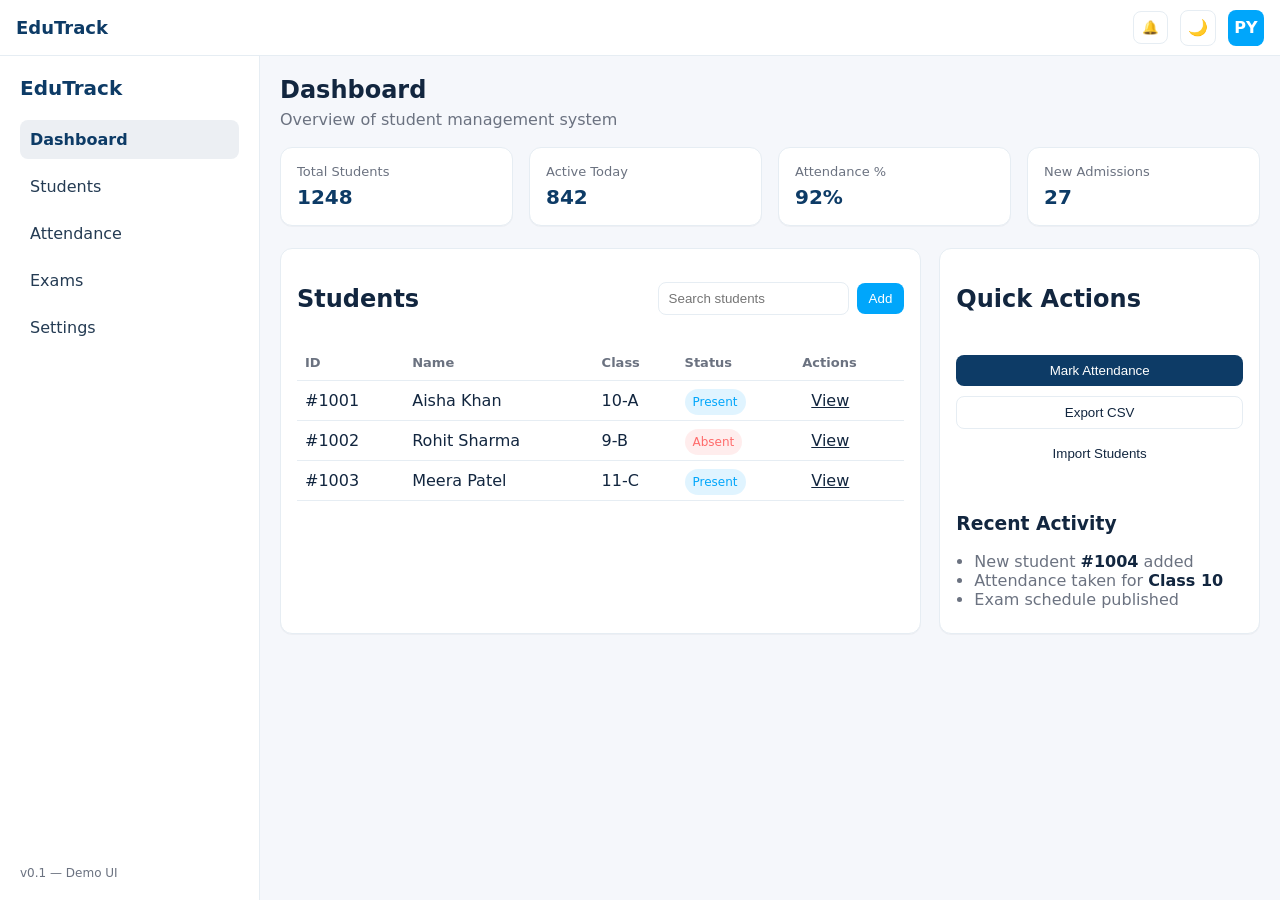
<file: index.html>
<!doctype html>
<html lang="en">
<head>
  <meta charset="utf-8">
  <meta name="viewport" content="width=device-width,initial-scale=1">
  <title>Student Management — Dashboard</title>
  <link rel="stylesheet" href="styles.css">
</head>
<body>
  <header class="topbar">
    <button id="menuToggle" class="menu-btn" aria-label="Toggle menu">☰</button>
    <div class="brand">EduTrack</div>
    <div class="top-actions">
      <button class="icon-btn" aria-label="Notifications">🔔</button>
      <button id="themeToggle" class="icon-btn theme-toggle" aria-label="Toggle dark mode" aria-pressed="false" title="Toggle dark mode">
        <span class="theme-icon" aria-hidden="true">🌙</span>
      </button>
      <div class="avatar">PY</div>
    </div>
  </header>

  <div class="app">
    <aside class="sidebar" id="sidebar">
      <div class="logo">EduTrack</div>
      <nav>
        <a class="active" href="index.html">Dashboard</a>
        <a href="student.html">Students</a>
        <a href="#">Attendance</a>
        <a href="#">Exams</a>
        <a href="#">Settings</a>
      </nav>
      <div class="sidebar-footer">v0.1 — Demo UI</div>
    </aside>

    <main class="main">
      <section class="summary">
        <h1>Dashboard</h1>
        <p class="muted">Overview of student management system</p>

        <div class="cards">
          <div class="card">
            <div class="card-title">Total Students</div>
            <div class="card-value" data-target="1248">0</div>
          </div>

          <div class="card">
            <div class="card-title">Active Today</div>
            <div class="card-value" data-target="842">0</div>
          </div>

          <div class="card">
            <div class="card-title">Attendance %</div>
            <div class="card-value" data-target="92">0</div>
          </div>

          <div class="card">
            <div class="card-title">New Admissions</div>
            <div class="card-value" data-target="27">0</div>
          </div>
        </div>
      </section>

      <section class="panels">
        <div class="panel students-panel">
          <div class="panel-header">
            <h2>Students</h2>
            <div class="small-actions">
              <input placeholder="Search students" aria-label="Search">
              <button class="primary">Add</button>
            </div>
          </div>

          <div class="table-wrap">
            <table>
              <thead>
                <tr>
                  <th>ID</th>
                  <th>Name</th>
                  <th>Class</th>
                  <th>Status</th>
                  <th>Actions</th>
                </tr>
              </thead>
              <tbody>
                <tr>
                  <td>#1001</td>
                  <td>Aisha Khan</td>
                  <td>10-A</td>
                  <td><span class="status on">Present</span></td>
                  <td><a class="ghost" href="student.html">View</a></td>
                </tr>
                <tr>
                  <td>#1002</td>
                  <td>Rohit Sharma</td>
                  <td>9-B</td>
                  <td><span class="status off">Absent</span></td>
                  <td><a class="ghost" href="student.html">View</a></td>
                </tr>
                <tr>
                  <td>#1003</td>
                  <td>Meera Patel</td>
                  <td>11-C</td>
                  <td><span class="status on">Present</span></td>
                  <td><a class="ghost" href="student.html">View</a></td>
                </tr>
                <!-- more dummy rows -->
              </tbody>
            </table>
          </div>
        </div>

        <div class="panel side-panel">
          <div class="panel-header">
            <h2>Quick Actions</h2>
          </div>

          <div class="actions">
            <button class="primary full">Mark Attendance</button>
            <button class="outline full">Export CSV</button>
            <button class="ghost full">Import Students</button>
          </div>

          <div class="recent">
            <h3>Recent Activity</h3>
            <ul>
              <li>New student <strong>#1004</strong> added</li>
              <li>Attendance taken for <strong>Class 10</strong></li>
              <li>Exam schedule published</li>
            </ul>
          </div>
        </div>
      </section>

    </main>
  </div>

  <script src="script.js"></script>
</body>
</html>
</file>
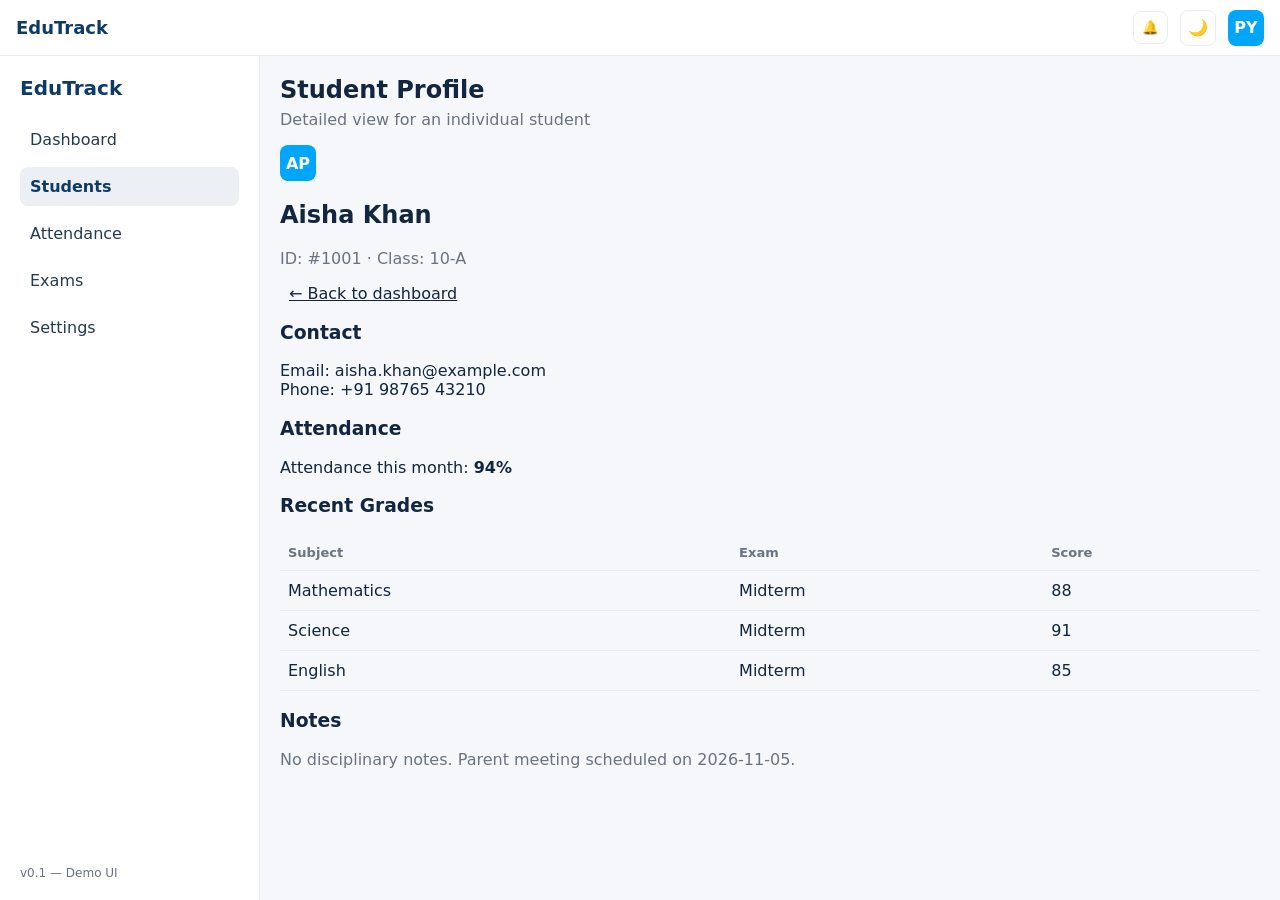
<file: student.html>
<!doctype html>
<html lang="en">
<head>
  <meta charset="utf-8">
  <meta name="viewport" content="width=device-width,initial-scale=1">
  <title>Student — Profile</title>
  <link rel="stylesheet" href="styles.css">
</head>
<body>
  <header class="topbar">
    <button id="menuToggle" class="menu-btn" aria-label="Toggle menu">☰</button>
    <div class="brand">EduTrack</div>
    <div class="top-actions">
      <button class="icon-btn" aria-label="Notifications">🔔</button>
      <button id="themeToggle" class="icon-btn theme-toggle" aria-label="Toggle dark mode" aria-pressed="false" title="Toggle dark mode">
        <span class="theme-icon" aria-hidden="true">🌙</span>
      </button>
      <div class="avatar">PY</div>
    </div>
  </header>

  <div class="app">
    <aside class="sidebar" id="sidebar">
      <div class="logo">EduTrack</div>
      <nav>
        <a href="index.html">Dashboard</a>
        <a class="active">Students</a>
        <a>Attendance</a>
        <a>Exams</a>
        <a>Settings</a>
      </nav>
      <div class="sidebar-footer">v0.1 — Demo UI</div>
    </aside>

    <main class="main">
      <section class="summary">
        <h1>Student Profile</h1>
        <p class="muted">Detailed view for an individual student</p>

        <div class="student-card">
          <div class="student-header">
            <div class="avatar large">AP</div>
            <div class="student-meta">
              <h2>Aisha Khan</h2>
              <p class="muted">ID: #1001 · Class: 10-A</p>
            </div>
            <div class="student-actions">
              <a href="index.html" class="ghost">← Back to dashboard</a>
            </div>
          </div>

          <div class="student-details">
            <div class="detail">
              <h3>Contact</h3>
              <p>Email: aisha.khan@example.com<br>Phone: +91 98765 43210</p>
            </div>

            <div class="detail">
              <h3>Attendance</h3>
              <p>Attendance this month: <strong>94%</strong></p>
            </div>

            <div class="detail">
              <h3>Recent Grades</h3>
              <table class="grades">
                <thead>
                  <tr><th>Subject</th><th>Exam</th><th>Score</th></tr>
                </thead>
                <tbody>
                  <tr><td>Mathematics</td><td>Midterm</td><td>88</td></tr>
                  <tr><td>Science</td><td>Midterm</td><td>91</td></tr>
                  <tr><td>English</td><td>Midterm</td><td>85</td></tr>
                </tbody>
              </table>
            </div>

            <div class="detail">
              <h3>Notes</h3>
              <p class="muted">No disciplinary notes. Parent meeting scheduled on 2026-11-05.</p>
            </div>
          </div>
        </div>

      </section>
    </main>
  </div>

  <script src="script.js"></script>
</body>
</html>
</file>
<file: styles.css>
/* styles.css — Dashboard UI (clean, 3 brand colours, responsive) */
:root{
  --brand-1:#0d3b66; /* deep blue */
  --brand-2:#00a6fb; /* cyan */
  --brand-3:#ff6b6b; /* warm coral */
  --bg:#f5f7fb;
  --card:#ffffff;
  --text:#12263f;
  --muted:#6b7280;
  --panel-border:#e6edf3;
  --input-bg:#ffffff;
  --shadow:0 1px 0 rgba(16,24,40,0.03);
  --sidebar-text:#243b53;
  --status-on-bg:rgba(0,166,251,0.12);
  --status-off-bg:rgba(255,107,107,0.12);
}

html[data-theme="dark"]{
  --brand-1:#8ec5ff;
  --brand-2:#38bdf8;
  --brand-3:#ff8a80;
  --bg:#050d1a;
  --card:#0f172a;
  --text:#e2e8f0;
  --muted:#94a3b8;
  --panel-border:#1f2a3a;
  --input-bg:#111827;
  --shadow:0 12px 24px rgba(2,6,23,0.45);
  --sidebar-text:#dfeaf7;
  --status-on-bg:rgba(56,189,248,0.15);
  --status-off-bg:rgba(255,138,128,0.15);
}

*{box-sizing:border-box}
html,body{height:100%}
body{
  margin:0;font-family:Inter,ui-sans-serif,system-ui,-apple-system,"Segoe UI",Roboto,"Helvetica Neue",Arial;
  background:var(--bg);color:var(--text);transition:background-color .2s ease,color .2s ease;
}
.topbar{
  height:56px;background:var(--card);display:flex;align-items:center;justify-content:space-between;padding:0 16px;border-bottom:1px solid var(--panel-border);position:sticky;top:0;z-index:20
}
.brand{font-weight:700;color:var(--brand-1);font-size:18px}
.menu-btn{display:none;background:none;border:none;font-size:20px;color:var(--text);cursor:pointer}
.top-actions{display:flex;align-items:center;gap:12px}
.icon-btn{background:var(--card);border:1px solid var(--panel-border);padding:8px;border-radius:8px;color:var(--text);cursor:pointer;display:inline-flex;align-items:center;justify-content:center;transition:background-color .2s ease,color .2s ease}
.theme-toggle{width:36px;height:36px;padding:0}
.theme-icon{font-size:16px;line-height:1}
.avatar{width:36px;height:36px;border-radius:8px;background:var(--brand-2);color:#fff;display:flex;align-items:center;justify-content:center;font-weight:700}

.app{display:flex;min-height:calc(100vh - 56px)}
.sidebar{
  width:260px;background:var(--card);padding:20px;border-right:1px solid var(--panel-border);display:flex;flex-direction:column;gap:12px;transition:background-color .2s ease,border-color .2s ease;
}
.logo{font-weight:800;color:var(--brand-1);font-size:20px}
.sidebar nav{display:flex;flex-direction:column;gap:8px;margin-top:8px}
.sidebar nav a{padding:10px;border-radius:8px;color:var(--sidebar-text);text-decoration:none;cursor:pointer}
.sidebar nav a.active{background:rgba(13,59,102,0.08);color:var(--brand-1);font-weight:600}
html[data-theme="dark"] .sidebar nav a.active{background:rgba(142,197,255,0.10)}
.sidebar-footer{margin-top:auto;font-size:12px;color:var(--muted)}

.main{flex:1;padding:20px}
.summary h1{margin:0;font-size:24px;color:var(--text)}
.muted{color:var(--muted);margin-top:6px}
.cards{display:grid;grid-template-columns:repeat(4,1fr);gap:16px;margin-top:18px}
.card{background:var(--card);padding:16px;border-radius:12px;box-shadow:var(--shadow);border:1px solid var(--panel-border)}
.card-title{font-size:13px;color:var(--muted)}
.card-value{font-size:20px;font-weight:700;margin-top:6px;color:var(--brand-1)}

.panels{display:grid;grid-template-columns:2fr 1fr;gap:18px;margin-top:22px}
.panel{background:var(--card);border:1px solid var(--panel-border);border-radius:12px;padding:16px;box-shadow:var(--shadow)}
.panel-header{display:flex;align-items:center;justify-content:space-between}
.small-actions{display:flex;gap:8px;align-items:center}
.small-actions input{padding:8px 10px;border-radius:8px;border:1px solid var(--panel-border);background:var(--input-bg);color:var(--text)}
.small-actions .primary{background:var(--brand-2);border:none;color:#fff;padding:8px 12px;border-radius:8px}

.table-wrap{overflow:auto;margin-top:12px}
table{width:100%;border-collapse:collapse}
th,td{padding:10px 8px;text-align:left;border-bottom:1px solid var(--panel-border);color:var(--text)}
th{font-size:13px;color:var(--muted)}
.status{padding:6px 8px;border-radius:999px;font-size:12px}
.status.on{background:var(--status-on-bg);color:var(--brand-2)}
.status.off{background:var(--status-off-bg);color:var(--brand-3)}

.small-actions input{min-width:140px}
.ghost{background:none;border:1px solid transparent;padding:6px 8px;border-radius:8px;color:var(--text);cursor:pointer}
.primary{background:var(--brand-1);color:#fff;padding:8px 12px;border-radius:8px;border:none;cursor:pointer}
.outline{background:none;border:1px solid var(--panel-border);padding:8px 12px;border-radius:8px;color:var(--text);cursor:pointer}
.full{width:100%;margin-top:10px}

.recent{margin-top:14px}
.recent ul{padding-left:18px;margin:8px 0;color:var(--muted)}
.recent strong{color:var(--text)}

/* Side panel specific */
.side-panel{display:flex;flex-direction:column;gap:12px}
.actions{display:flex;flex-direction:column}

/* Responsive */
@media (max-width:900px){
  .cards{grid-template-columns:repeat(2,1fr)}
  .panels{grid-template-columns:1fr}
  .sidebar{position:fixed;left:-320px;top:56px;bottom:0;z-index:30;transition:left .22s}
  .menu-btn{display:block}
}

@media (max-width:520px){
  .cards{grid-template-columns:1fr}
  .topbar{padding:0 10px}
  .brand{font-size:16px}
  .sidebar{width:280px}
  .table-wrap table th, .table-wrap table td{padding:8px}
}

/* When sidebar open */
.sidebar.open{left:0}
</file>
